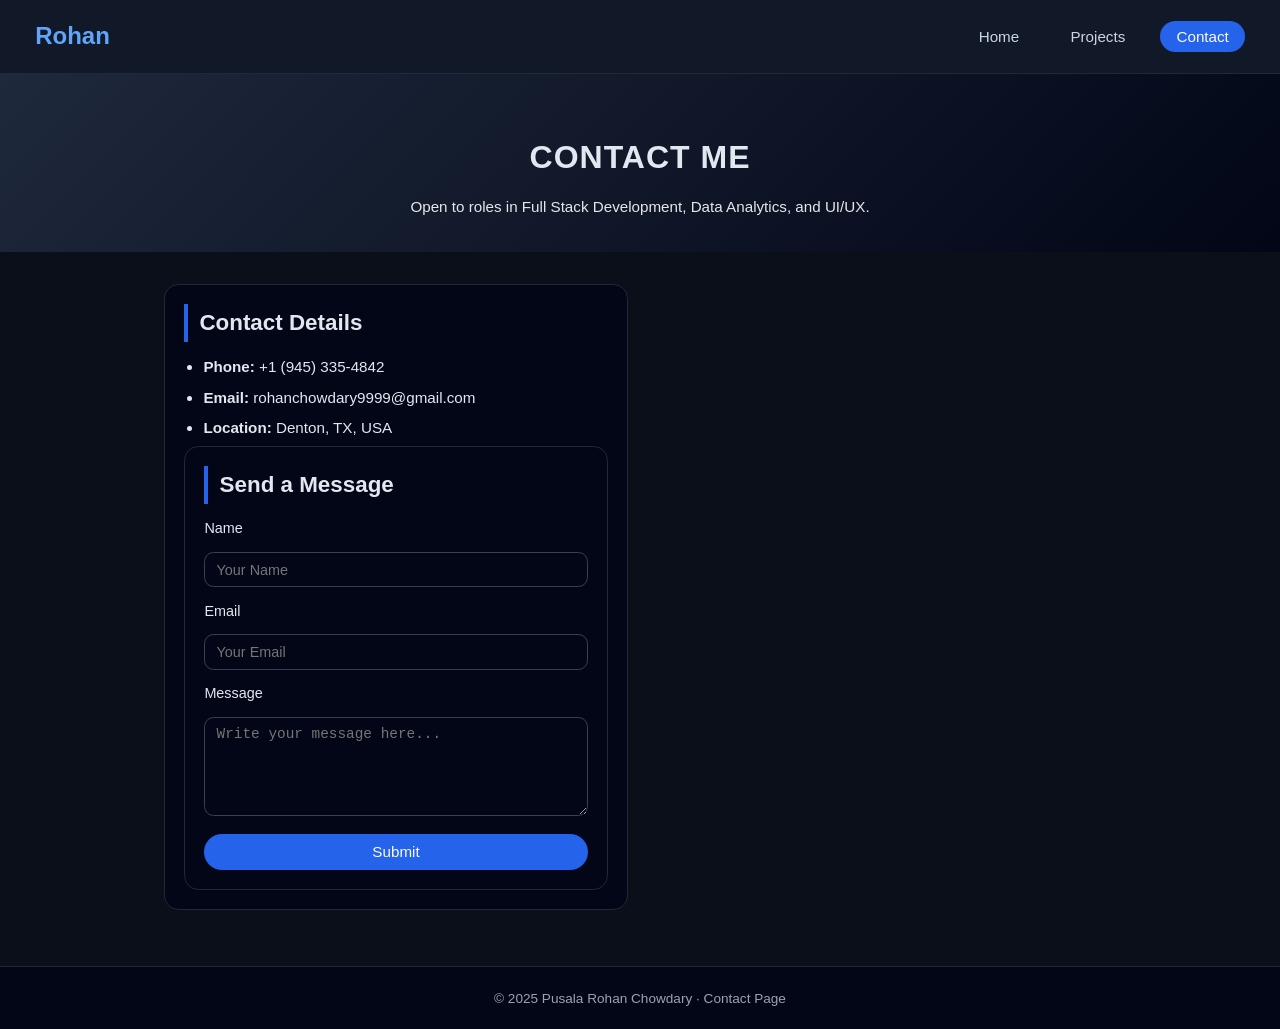
<file: contact.html>
<!DOCTYPE html>
<html lang="en">
<head>
    <meta charset="UTF-8">
    <meta name="viewport" content="width=device-width, initial-scale=1.0">
    <title>Contact | Pusala Rohan Chowdary</title>
    <link rel="stylesheet" href="style.css">
</head>

<body>

    <!-- Navigation -->
    <nav>
        <h2 class="logo">Rohan</h2>
        <ul>
            <li><a href="index.html">Home</a></li>
            <li><a href="projects.html">Projects</a></li>
            <li><a class="active" href="contact.html">Contact</a></li>
        </ul>
    </nav>

    <!-- Hero (Smaller) -->
    <header class="hero small-hero">
        <h1>Contact Me</h1>
        <p class="tagline">Open to roles in Full Stack Development, Data Analytics, and UI/UX.</p>
    </header>

    <section class="section contact-section">
        <div class="contact-details">
            <h2>Contact Details</h2>
            <ul class="list">
                <li><strong>Phone:</strong> +1 (945) 335-4842</li>
                <li><strong>Email:</strong> rohanchowdary9999@gmail.com</li>
                <li><strong>Location:</strong> Denton, TX, USA</li>
            </ul>

         

        <div class="contact-form-wrapper">
            <h2>Send a Message</h2>
            <!-- Front-end only form; no backend submission required for class -->
            <form class="contact-form">
                <label for="name">Name</label>
                <input type="text" id="name" placeholder="Your Name">

                <label for="email">Email</label>
                <input type="email" id="email" placeholder="Your Email">

                <label for="message">Message</label>
                <textarea id="message" rows="5" placeholder="Write your message here..."></textarea>

                <button type="submit">Submit</button>
            </form>

              </div>
    </section>

    <footer>
        <p>© 2025 Pusala Rohan Chowdary · Contact Page</p>
    </footer>

</body>
</html>
</file>
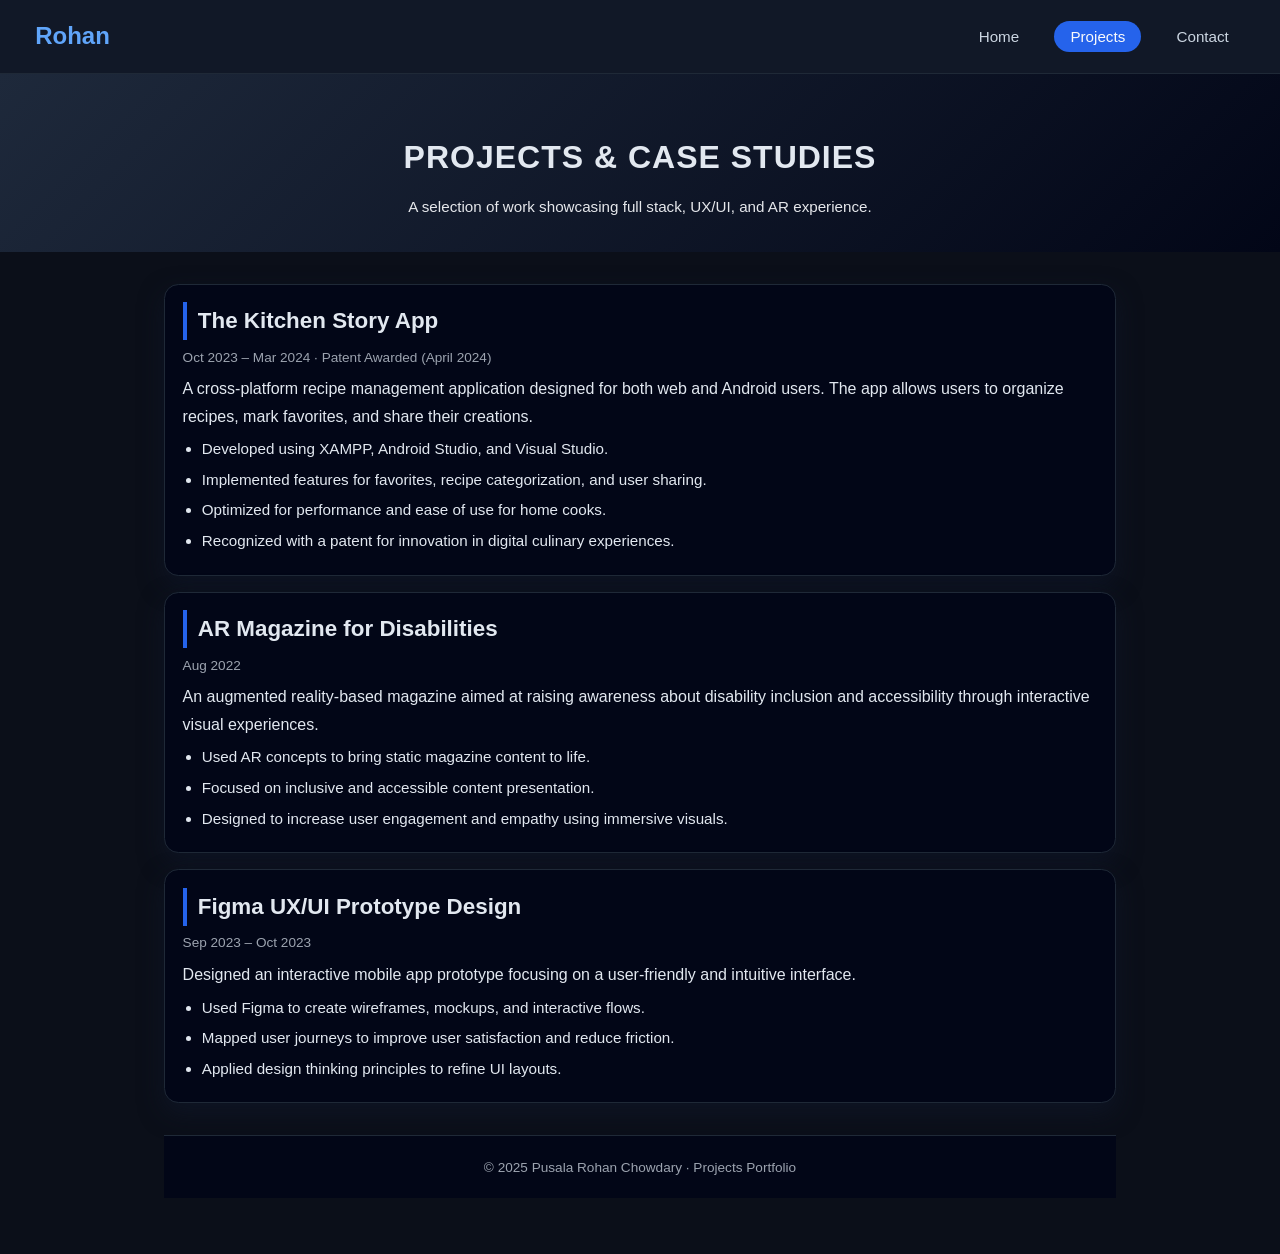
<file: projects.html>
<!DOCTYPE html>
<html lang="en">
<head>
    <meta charset="UTF-8">
    <meta name="viewport" content="width=device-width, initial-scale=1.0">
    <title>Projects | Pusala Rohan Chowdary</title>
    <link rel="stylesheet" href="style.css">
</head>

<body>

    <!-- Navigation -->
    <nav>
        <h2 class="logo">Rohan</h2>
        <ul>
            <li><a href="index.html">Home</a></li>
            <li><a class="active" href="projects.html">Projects</a></li>
            <li><a href="contact.html">Contact</a></li>
        </ul>
    </nav>

    <!-- Hero (Smaller) -->
    <header class="hero small-hero">
        <h1>Projects & Case Studies</h1>
        <p class="tagline">A selection of work showcasing full stack, UX/UI, and AR experience.</p>
    </header>

    <section class="section">
        <div class="card">
            <h2>The Kitchen Story App</h2>
            <p class="meta">Oct 2023 – Mar 2024 · Patent Awarded (April 2024)</p>
            <p>
                A cross-platform recipe management application designed for both web and Android users.
                The app allows users to organize recipes, mark favorites, and share their creations.
            </p>
            <ul class="list">
                <li>Developed using XAMPP, Android Studio, and Visual Studio.</li>
                <li>Implemented features for favorites, recipe categorization, and user sharing.</li>
                <li>Optimized for performance and ease of use for home cooks.</li>
                <li>Recognized with a patent for innovation in digital culinary experiences.</li>
            </ul>
        </div>

        <div class="card">
            <h2>AR Magazine for Disabilities</h2>
            <p class="meta">Aug 2022</p>
            <p>
                An augmented reality-based magazine aimed at raising awareness about disability inclusion
                and accessibility through interactive visual experiences.
            </p>
            <ul class="list">
                <li>Used AR concepts to bring static magazine content to life.</li>
                <li>Focused on inclusive and accessible content presentation.</li>
                <li>Designed to increase user engagement and empathy using immersive visuals.</li>
            </ul>
        </div>

        <div class="card">
            <h2>Figma UX/UI Prototype Design</h2>
            <p class="meta">Sep 2023 – Oct 2023</p>
            <p>
                Designed an interactive mobile app prototype focusing on a user-friendly and intuitive interface.
            </p>
            <ul class="list">
                <li>Used Figma to create wireframes, mockups, and interactive flows.</li>
                <li>Mapped user journeys to improve user satisfaction and reduce friction.</li>
                <li>Applied design thinking principles to refine UI layouts.</li>
            </ul>
        </div>

    
    <footer>
        <p>© 2025 Pusala Rohan Chowdary · Projects Portfolio</p>
    </footer>

</body>
</html>
</file>
<file: style.css>
/* RESET */
* {
    margin: 0;
    padding: 0;
    box-sizing: border-box;
}

/* GLOBAL STYLES */
body {
    font-family: 'Segoe UI', Arial, sans-serif;
    background: #0b0f19;       /* Dark modern background */
    color: #e2e8f0;
    line-height: 1.7;
}

/* NAVIGATION */
nav {
    display: flex;
    justify-content: space-between;
    align-items: center;
    padding: 1rem 2.2rem;
    background: #111827;
    border-bottom: 1px solid #1f2937;
    position: sticky;
    top: 0;
    z-index: 100;
}

.logo {
    font-size: 1.5rem;
    font-weight: bold;
    color: #60a5fa;
}

nav ul {
    list-style: none;
    display: flex;
    gap: 1.2rem;
}

nav a {
    text-decoration: none;
    color: #cbd5e1;
    padding: 0.45rem 1rem;
    border-radius: 999px;
    font-size: 0.95rem;
    transition: background 0.2s ease, color 0.2s ease, transform 0.1s ease;
}

nav a:hover {
    background: #1d4ed8;
    color: #f9fafb;
    transform: translateY(-1px);
}

nav a.active {
    background: #2563eb;
    color: #f9fafb;
}

/* HERO */
.hero {
    text-align: center;
    padding: 3.5rem 1.5rem 2.5rem;
    background: radial-gradient(circle at top, #1d4ed8 0%, #020617 55%);
}

.small-hero {
    padding: 2.5rem 1.5rem 2rem;
    background: linear-gradient(135deg, #1e293b, #020617);
}

.hero h1 {
    font-size: 2rem;
    margin-top: 1rem;
    letter-spacing: 1px;
    text-transform: uppercase;
}

.hero h3 {
    font-size: 1.1rem;
    margin-top: 0.4rem;
    font-weight: 500;
    color: #bfdbfe;
}

.tagline {
    margin-top: 0.6rem;
    font-size: 0.95rem;
    color: #e5e7eb;
}

/* PROFILE IMAGE */
.profile-img {
    width: 120px;
    height: 120px;
    border-radius: 50%;
    object-fit: cover;
    border: 3px solid #93c5fd;
    box-shadow: 0 12px 30px rgba(15, 23, 42, 0.5);
}

/* SECTIONS */
.section {
    max-width: 1000px;
    margin: 2rem auto;
    padding: 0 1.5rem 1.5rem;
}

.section h2 {
    font-size: 1.4rem;
    margin-bottom: 0.75rem;
    border-left: 4px solid #2563eb;
    padding-left: 0.7rem;
}

/* CARDS */
.card {
    background: #020617;
    border: 1px solid #1f2937;
    border-radius: 0.9rem;
    padding: 1.1rem 1.1rem 1rem;
    margin-top: 1rem;
    box-shadow: 0 10px 25px rgba(15, 23, 42, 0.7);
}

.card h3, .card h2 {
    margin-bottom: 0.35rem;
}

.meta {
    font-size: 0.85rem;
    color: #9ca3af;
    margin-bottom: 0.4rem;
}

/* LISTS */
.list {
    list-style: disc;
    margin-left: 1.2rem;
    margin-top: 0.4rem;
}

.list li {
    margin-bottom: 0.3rem;
    font-size: 0.95rem;
}

/* GRID */
.grid-2 {
    display: grid;
    grid-template-columns: repeat(auto-fit, minmax(230px, 1fr));
    gap: 1rem;
}

/* CONTACT LAYOUT */
.contact-section {
    display: grid;
    grid-template-columns: minmax(0, 1.1fr) minmax(0, 1.1fr);
    gap: 1.5rem;
}

.contact-details {
    background: #020617;
    border-radius: 0.9rem;
    padding: 1.2rem;
    border: 1px solid #1f2937;
}

.contact-form-wrapper {
    background: #020617;
    border-radius: 0.9rem;
    padding: 1.2rem;
    border: 1px solid #1f2937;
}

/* FORM */
.contact-form {
    display: flex;
    flex-direction: column;
    gap: 0.7rem;
    margin-top: 0.5rem;
}

.contact-form label {
    font-size: 0.9rem;
}

.contact-form input,
.contact-form textarea {
    background: #020617;
    border: 1px solid #374151;
    border-radius: 0.6rem;
    padding: 0.55rem 0.7rem;
    color: #e5e7eb;
    font-size: 0.9rem;
}

.contact-form input:focus,
.contact-form textarea:focus {
    outline: none;
    border-color: #2563eb;
}

.contact-form button {
    margin-top: 0.4rem;
    padding: 0.6rem;
    border-radius: 999px;
    border: none;
    background: #2563eb;
    color: #f9fafb;
    font-size: 0.95rem;
    cursor: pointer;
    transition: background 0.2s ease, transform 0.1s ease;
}

.contact-form button:hover {
    background: #1d4ed8;
    transform: translateY(-1px);
}

/* SOCIAL LINKS */
.social-links {
    margin-top: 1.2rem;
}

.social-links a {
    color: #93c5fd;
    text-decoration: none;
    font-size: 0.95rem;
}

.social-links a:hover {
    text-decoration: underline;
}

/* FOOTER */
footer {
    text-align: center;
    padding: 1.2rem;
    margin-top: 2rem;
    border-top: 1px solid #1f2937;
    background: #020617;
    font-size: 0.85rem;
    color: #9ca3af;
}

/* RESPONSIVE */
@media (max-width: 768px) {
    nav {
        flex-direction: column;
        align-items: flex-start;
        gap: 0.6rem;
    }

    .contact-section {
        grid-template-columns: 1fr;
    }

    .hero {
        padding-top: 3rem;
    }

    .hero h1 {
        font-size: 1.7rem;
    }
}
</file>
